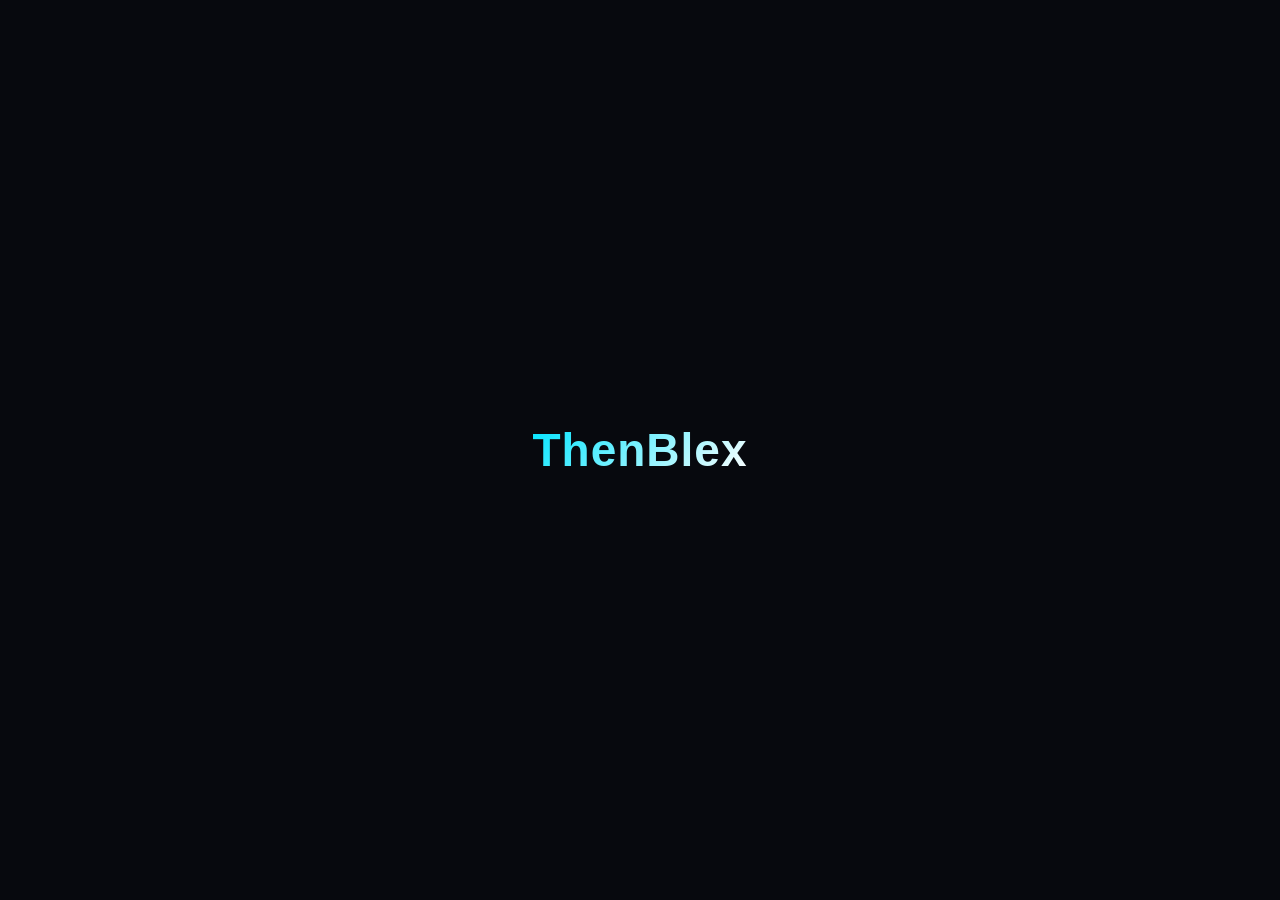
<file: index.html>
<!DOCTYPE html>
<html lang="es">
<head>
  <meta charset="UTF-8">
  <meta name="viewport" content="width=device-width, initial-scale=1.0">
  <title>ThenBlex · Web Launcher</title>
  <link rel="stylesheet" href="style.css">
</head>
<body>

  <!-- ================= PANTALLA DE CARGA ================= -->
  <div id="loader-screen" class="loader-screen">
    <div class="loader-content">
      <h1 class="brand-title" id="brand-title">ThenBlex</h1>
      <div class="progress-container hidden" id="progress-container">
        <div class="progress-bar-bg">
          <div class="progress-bar-fill" id="progress-fill"></div>
        </div>
        <span class="progress-text" id="progress-text">0%</span>
      </div>
    </div>
  </div>

  <!-- ================= SISTEMA DE KEY ================= -->
  <div id="key-screen" class="key-screen hidden">
    <div class="key-window" id="key-window">
      <div class="window-header">
        <div class="window-dots">
          <span class="dot red"></span>
          <span class="dot yellow"></span>
          <span class="dot green"></span>
        </div>
        <span class="window-title-bar">Autenticación</span>
      </div>
      <div class="key-body">
        <h2 class="key-heading">Key System</h2>
        <p class="key-sub">Por favor ingresa tu clave de acceso para continuar.</p>
        
        <div class="input-group-secure">
          <input type="password" id="key-input" placeholder="Ingresa la key..." autocomplete="off">
          <button type="button" id="toggle-eye-btn" class="eye-btn" title="Mostrar/Ocultar Key">
            <svg id="eye-icon" xmlns="http://www.w3.org/2000/svg" width="18" height="18" viewBox="0 0 24 24" fill="none" stroke="currentColor" stroke-width="2" stroke-linecap="round" stroke-linejoin="round"><path d="M1 12s4-8 11-8 11 8 11 8-4 8-11 8-11-8-11-8z"></path><circle cx="12" cy="12" r="3"></circle></svg>
          </button>
        </div>
        
        <p id="error-msg" class="error-msg"></p>

        <button id="verify-btn" class="verify-btn" onclick="verifyKey()">
          <span class="btn-text">Verificar</span>
          <div class="spinner hidden" id="btn-spinner"></div>
        </button>
      </div>
    </div>
  </div>

  <!-- ================= PANEL PRINCIPAL (DASHBOARD) ================= -->
  <div id="main-dashboard" class="dashboard hidden">
    <!-- Navbar superior -->
    <nav class="navbar">
      <div class="nav-brand">ThenBlex</div>
      <div class="nav-links">
        <a href="index.html" class="nav-btn active">Info</a>
        <a href="redes.html" class="nav-btn">Redes</a>
        <a href="panel.html" class="nav-btn">Panel</a>
        <a href="coming.html" class="nav-btn">Coming Soon</a>
      </div>
    </nav>

    <!-- Contenido Principal -->
    <main class="content-container">
      <h1 class="dashboard-title">¿Qué es?</h1>
      <div class="dashboard-description-card">
        <p class="dashboard-text">
          ThenBlex es un programa/script de bots para servidores de MCPE 0.15.10 / Craftsman. Este script está desarrollado por <span class="highlight-dev">ssamut25</span>. El script está en fase de pruebas y consideramos ir mejorándolo a futuro, pero nuestra última versión 2.0.1 cuenta con <strong>AutoChatCode</strong> (esta función permite escanear el chat y poner el código de verificación automáticamente) y también cuenta con <strong>AutoRegister</strong>.
        </p>
        <p class="dashboard-text" style="margin-top: 14px;">
          ThenBlex por el momento será público y gratuito, pero cuando llegue a sus últimas versiones pasará a ser un script de paga, dependiendo de cómo vaya el uso del mismo.
        </p>
      </div>
    </main>

    <!-- Pie de página -->
    <footer class="footer">
      <span class="version-text">Version: 2.0.1</span>
    </footer>
  </div>

  <script>
    window.addEventListener("DOMContentLoaded", () => {
      if (sessionStorage.getItem("authenticated") === "true") {
        document.getElementById("loader-screen").style.display = "none";
        document.getElementById("key-screen").style.display = "none";
        const dashboard = document.getElementById("main-dashboard");
        dashboard.classList.remove("hidden");
        dashboard.classList.add("fade-in-dashboard");
        return;
      }

      const brandTitle = document.getElementById("brand-title");
      const progressContainer = document.getElementById("progress-container");
      const progressFill = document.getElementById("progress-fill");
      const progressText = document.getElementById("progress-text");
      const loaderScreen = document.getElementById("loader-screen");
      const keyScreen = document.getElementById("key-screen");

      // Paso 1: Mostrar título centrado, esperar 1 segundo y subirlo
      setTimeout(() => {
        brandTitle.classList.add("slide-up");
        
        // Paso 2: Revelar la barra de carga abajo exactamente cuando sube el título
        setTimeout(() => {
          progressContainer.classList.remove("hidden");
          
          let progress = 0;
          const interval = setInterval(() => {
            progress += Math.floor(Math.random() * 8) + 3;
            if (progress >= 100) {
              progress = 100;
              clearInterval(interval);

              progressContainer.classList.add("fade-out");
              setTimeout(() => {
                loaderScreen.classList.add("fade-out-screen");
                setTimeout(() => {
                  loaderScreen.style.display = "none";
                  keyScreen.classList.remove("hidden");
                }, 500);
              }, 600);
            }
            progressFill.style.width = progress + "%";
            progressText.innerText = progress + "%";
          }, 40);

        }, 400);

      }, 1000);
    });

    const keyInput = document.getElementById("key-input");
    const toggleEyeBtn = document.getElementById("toggle-eye-btn");
    const eyeIcon = document.getElementById("eye-icon");

    toggleEyeBtn.addEventListener("click", () => {
      if (keyInput.type === "password") {
        keyInput.type = "text";
        eyeIcon.innerHTML = '<path d="M17.94 17.94A10.07 10.07 0 0 1 12 20c-7 0-11-8-11-8a18.45 18.45 0 0 1 5.06-5.94M9.9 4.24A9.12 9.12 0 0 1 12 4c7 0 11 8 11 8a18.5 18.5 0 0 1-2.16 3.19m-6.72-1.07a3 3 0 1 1-4.24-4.24"></path><line x1="1" y1="1" x2="23" y2="23"></line>';
      } else {
        keyInput.type = "password";
        eyeIcon.innerHTML = '<path d="M1 12s4-8 11-8 11 8 11 8-4 8-11 8-11-8-11-8z"></path><circle cx="12" cy="12" r="3"></circle>';
      }
    });

    function verifyKey() {
      const inputVal = keyInput.value.trim();
      const errorMsg = document.getElementById("error-msg");
      const verifyBtn = document.getElementById("verify-btn");
      const btnText = verifyBtn.querySelector(".btn-text");
      const spinner = document.getElementById("btn-spinner");
      const keyWindow = document.getElementById("key-window");

      if (inputVal !== "ssamut25") {
        errorMsg.innerText = "Key incorrecta. Inténtalo de nuevo.";
        keyInput.classList.add("shake");
        setTimeout(() => keyInput.classList.remove("shake"), 400);
        return;
      }

      errorMsg.innerText = "";
      btnText.style.display = "none";
      spinner.classList.remove("hidden");
      verifyBtn.disabled = true;

      sessionStorage.setItem("authenticated", "true");

      setTimeout(() => {
        keyWindow.classList.add("windows-minimize");
        setTimeout(() => {
          document.getElementById("key-screen").style.display = "none";
          const dashboard = document.getElementById("main-dashboard");
          dashboard.classList.remove("hidden");
          dashboard.classList.add("fade-in-dashboard");
        }, 600);
      }, 2000);
    }
  </script>
</body>
</html>
</file>
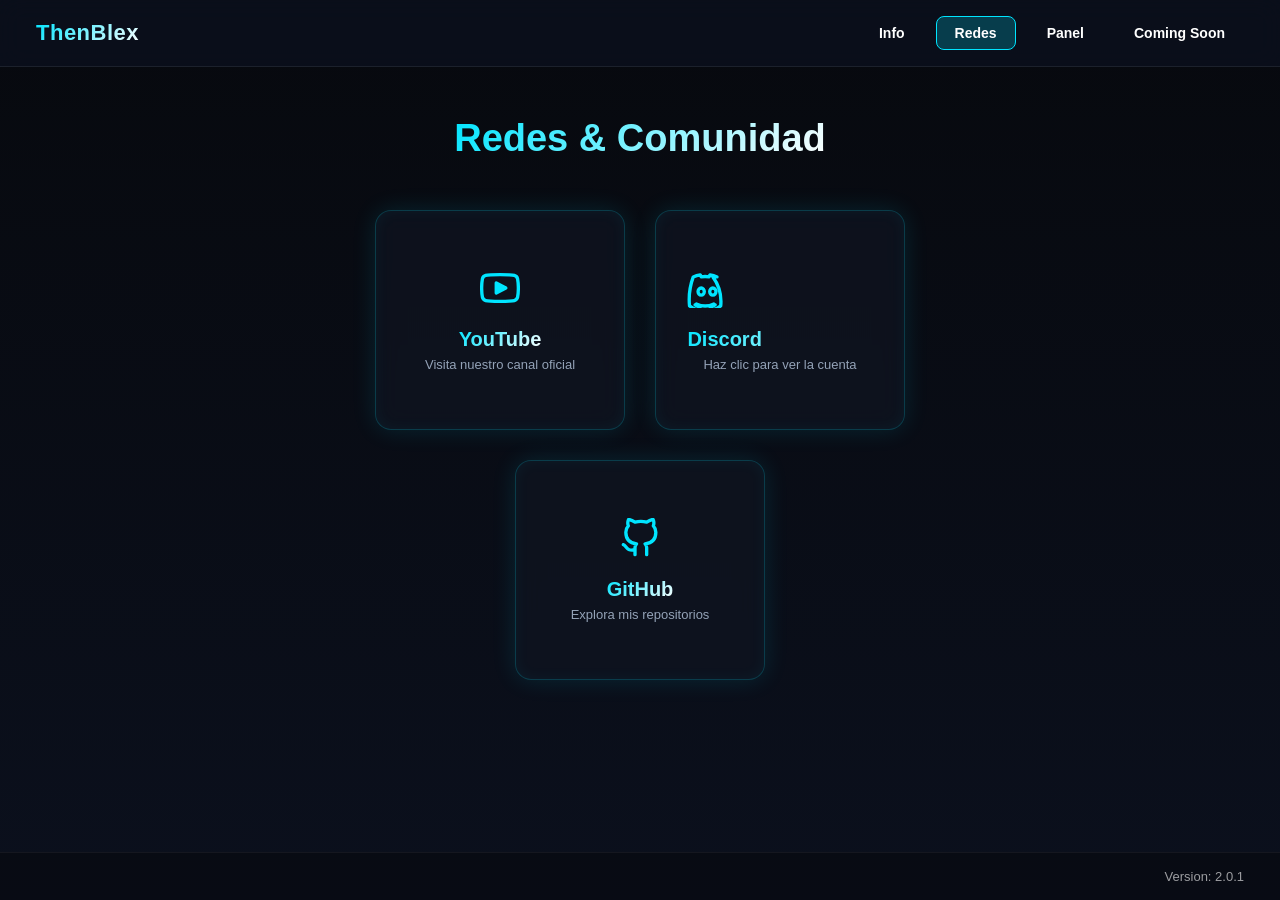
<file: redes.html>
<!DOCTYPE html>
<html lang="es">
<head>
  <meta charset="UTF-8">
  <meta name="viewport" content="width=device-width, initial-scale=1.0">
  <title>ThenBlex · Redes</title>
  <link rel="stylesheet" href="style.css">
  <link rel="stylesheet" href="redes.css">
</head>
<body>

  <div class="dashboard fade-in-dashboard">
    <!-- Navbar superior -->
    <nav class="navbar">
      <div class="nav-brand">ThenBlex</div>
      <div class="nav-links">
        <a href="index.html" class="nav-btn">Info</a>
        <a href="redes.html" class="nav-btn active">Redes</a>
        <a href="panel.html" class="nav-btn">Panel</a>
        <a href="coming.html" class="nav-btn">Coming Soon</a>
      </div>
    </nav>

    <!-- Contenido Principal Redes -->
    <main class="content-container redes-container">
      <h1 class="dashboard-title">Redes & Comunidad</h1>
      
      <div class="cards-grid">
        <!-- YouTube Card -->
        <a href="https://www.youtube.com/@xGhost-0.15" target="_blank" class="social-card">
          <div class="card-glow"></div>
          <div class="social-icon">
            <svg xmlns="http://www.w3.org/2000/svg" width="40" height="40" viewBox="0 0 24 24" fill="none" stroke="#00E5FF" stroke-width="2" stroke-linecap="round" stroke-linejoin="round"><path d="M22.54 6.42a2.78 2.78 0 0 0-1.95-1.96C18.88 4 12 4 12 4s-6.88 0-8.59.46a2.78 2.78 0 0 0-1.95 1.96A29 29 0 0 0 1 12a29 29 0 0 0 .46 5.58 2.78 2.78 0 0 0 1.95 1.96C5.12 20 12 20 12 20s6.88 0 8.59-.46a2.78 2.78 0 0 0 1.95-1.96A29 29 0 0 0 23 12a29 29 0 0 0-.46-5.58z"></path><polygon points="9.75 15.02 15.5 12 9.75 8.98 9.75 15.02" fill="#00E5FF"></polygon></svg>
          </div>
          <h3 class="card-title">YouTube</h3>
          <p class="card-subtitle">Visita nuestro canal oficial</p>
        </a>

        <!-- Discord Card (Interactiva) -->
        <div class="social-card" id="discord-card" onclick="revealDiscord()">
          <div class="card-glow"></div>
          <div id="discord-content-initial">
            <div class="social-icon">
              <svg xmlns="http://www.w3.org/2000/svg" width="40" height="40" viewBox="0 0 24 24" fill="none" stroke="#00E5FF" stroke-width="2" stroke-linecap="round" stroke-linejoin="round"><path d="M18 5.34c-1.3-.59-2.7-1.02-4.18-1.25-.2.35-.43.82-.59 1.2-1.57-.24-3.13-.24-4.7 0-.17-.38-.4-.85-.6-1.2-1.48.23-2.88.66-4.18 1.25C1.6 11.23.95 17.02 1.51 22.75c1.78 1.3 3.5 2.1 5.18 2.62.42-.58.79-1.2 1.11-1.85-1.02-.38-2-.84-2.92-1.39.25-.18.5-.37.74-.57 3.42 1.58 7.12 1.58 10.5 0 .24.2.49.39.74.57-.92.55-1.9 1.01-2.92 1.39.32.65.69 1.27 1.11 1.85 1.68-.52 3.4-1.32 5.18-2.62.66-6.72-1.05-12.51-4.67-17.41zM8.5 16.25c-1.03 0-1.88-.95-1.88-2.12s.85-2.12 1.88-2.12c1.04 0 1.89.96 1.89 2.12 0 1.17-.85 2.12-1.89 2.12zm7 0c-1.03 0-1.88-.95-1.88-2.12s.85-2.12 1.88-2.12c1.04 0 1.89.96 1.89 2.12 0 1.17-.85 2.12-1.89 2.12z"></path></svg>
            </div>
            <h3 class="card-title">Discord</h3>
            <p class="card-subtitle">Haz clic para ver la cuenta</p>
          </div>
          <div id="discord-content-revealed" class="hidden">
            <h4 class="dc-label">DC Nick</h4>
            <p class="dc-username">gxzs</p>
          </div>
        </div>

        <!-- GitHub Card -->
        <a href="https://github.com/ssamut25" target="_blank" class="social-card">
          <div class="card-glow"></div>
          <div class="social-icon">
            <svg xmlns="http://www.w3.org/2000/svg" width="40" height="40" viewBox="0 0 24 24" fill="none" stroke="#00E5FF" stroke-width="2" stroke-linecap="round" stroke-linejoin="round"><path d="M9 19c-5 1.5-5-2.5-7-3m14 6v-3.87a3.37 3.37 0 0 0-.94-2.61c3.14-.35 6.44-1.54 6.44-7A5.44 5.44 0 0 0 20 4.77 5.07 5.07 0 0 0 19.91 1S18.73.65 16 2.48a13.38 13.38 0 0 0-7 0C6.27.65 5.09 1 5.09 1A5.07 5.07 0 0 0 5 4.77a5.44 5.44 0 0 0-1.5 3.78c0 5.42 3.3 6.61 6.44 7A3.37 3.37 0 0 0 9 18.13V22"></path></svg>
          </div>
          <h3 class="card-title">GitHub</h3>
          <p class="card-subtitle">Explora mis repositorios</p>
        </a>
      </div>
    </main>

    <!-- Pie de página -->
    <footer class="footer">
      <span class="version-text">Version: 2.0.1</span>
    </footer>
  </div>

  <script>
    function revealDiscord() {
      document.getElementById("discord-content-initial").classList.add("hidden");
      document.getElementById("discord-content-revealed").classList.remove("hidden");
    }
  </script>
</body>
</html>
</file>
<file: style.css>
* {
  box-sizing: border-box;
  margin: 0;
  padding: 0;
  font-family: 'Segoe UI', Tahoma, Geneva, Verdana, sans-serif;
  cursor: url('arrow.cur'), auto !important;
}

button, a, input, .eye-btn, .nav-btn, .verify-btn {
  cursor: url('hand.cur'), pointer !important;
}

body {
  background-color: #07090E;
  color: #F4F4F5;
  height: 100vh;
  overflow: hidden;
  display: flex;
  justify-content: center;
  align-items: center;
}

.loader-screen {
  position: fixed;
  top: 0;
  left: 0;
  width: 100%;
  height: 100%;
  background-color: #07090E;
  display: flex;
  justify-content: center;
  align-items: center;
  z-index: 100;
  transition: opacity 0.5s ease;
}

.loader-content {
  display: flex;
  flex-direction: column;
  align-items: center;
  text-align: center;
  position: relative;
  width: 100%;
}

.brand-title {
  font-size: 46px;
  font-weight: 800;
  background: linear-gradient(135deg, #00E5FF 0%, #FFFFFF 100%);
  -webkit-background-clip: text;
  -webkit-text-fill-color: transparent;
  transition: all 0.8s cubic-bezier(0.16, 1, 0.3, 1);
  position: absolute;
  top: 50%;
  left: 50%;
  transform: translate(-50%, -50%);
  letter-spacing: 1px;
}

.brand-title.slide-up {
  transform: translate(-50%, -120px) scale(0.75);
}

.progress-container {
  display: flex;
  flex-direction: column;
  align-items: center;
  position: absolute;
  top: 50%;
  left: 50%;
  transform: translate(-50%, -20px);
  opacity: 1;
  transition: opacity 0.5s ease;
}

.progress-container.fade-out {
  opacity: 0;
}

.progress-bar-bg {
  width: 260px;
  height: 12px;
  background-color: #0F1420;
  border: 1px solid #1E293B;
  border-radius: 999px;
  overflow: hidden;
  padding: 2px;
  box-shadow: 0 0 15px rgba(0, 229, 255, 0.15);
}

.progress-bar-fill {
  height: 100%;
  width: 0%;
  background: linear-gradient(90deg, #0284C7, #00E5FF);
  border-radius: 999px;
  transition: width 0.1s linear;
}

.progress-text {
  margin-top: 10px;
  font-size: 13px;
  color: #FFFFFF;
  font-weight: 600;
  letter-spacing: 0.5px;
}

.fade-out-screen {
  opacity: 0;
  pointer-events: none;
}

.hidden {
  display: none !important;
}

.key-screen {
  position: fixed;
  top: 0;
  left: 0;
  width: 100%;
  height: 100%;
  background-color: rgba(7, 9, 14, 0.88);
  backdrop-filter: blur(10px);
  display: flex;
  justify-content: center;
  align-items: center;
  z-index: 50;
}

.key-window {
  background-color: #0F1420;
  border: 1px solid #1E293B;
  border-radius: 14px;
  width: 380px;
  box-shadow: 0 15px 35px rgba(0, 0, 0, 0.8);
  overflow: hidden;
  transform: scale(1);
  transition: transform 0.6s cubic-bezier(0.25, 1, 0.5, 1), opacity 0.6s ease;
}

.window-header {
  background-color: #161D2F;
  padding: 10px 14px;
  display: flex;
  align-items: center;
  border-bottom: 1px solid #1E293B;
}

.window-dots {
  display: flex;
  gap: 6px;
}

.dot {
  width: 10px;
  height: 10px;
  border-radius: 50%;
}
.dot.red { background-color: #EF4444; }
.dot.yellow { background-color: #F59E0B; }
.dot.green { background-color: #22C55E; }

.window-title-bar {
  margin-left: 12px;
  font-size: 12px;
  color: #94A3B8;
  font-weight: 600;
}

.key-body {
  padding: 26px;
}

.key-heading {
  font-size: 22px;
  font-weight: bold;
  background: linear-gradient(135deg, #00E5FF 0%, #FFFFFF 100%);
  -webkit-background-clip: text;
  -webkit-text-fill-color: transparent;
  margin-bottom: 6px;
}

.key-sub {
  font-size: 13px;
  color: #94A3B8;
  margin-bottom: 20px;
}

.input-group-secure {
  position: relative;
  display: flex;
  align-items: center;
  margin-bottom: 8px;
}

.input-group-secure input {
  width: 100%;
  padding: 11px 40px 11px 12px;
  border-radius: 9px;
  border: 1px solid #1E293B;
  background-color: #161D2F;
  color: #FFF;
  font-size: 14px;
  outline: none;
  transition: border-color 0.2s;
}

.input-group-secure input:focus {
  border-color: #00E5FF;
}

.eye-btn {
  position: absolute;
  right: 10px;
  background: transparent;
  border: none;
  color: #94A3B8;
  display: flex;
  align-items: center;
  justify-content: center;
  padding: 4px;
  border-radius: 4px;
  transition: color 0.2s;
}

.eye-btn:hover {
  color: #FFFFFF;
}

.error-msg {
  font-size: 12px;
  color: #EF4444;
  margin-bottom: 14px;
  height: 14px;
}

.verify-btn {
  position: relative;
  width: 100%;
  padding: 12px;
  border: none;
  border-radius: 9px;
  background-color: #22C55E;
  color: white;
  font-weight: bold;
  font-size: 14px;
  overflow: hidden;
  transition: transform 0.25s ease, background-color 0.2s ease, box-shadow 0.2s ease;
  display: flex;
  justify-content: center;
  align-items: center;
}

.verify-btn::after {
  content: '';
  position: absolute;
  top: -50%;
  left: -50%;
  width: 200%;
  height: 200%;
  background: linear-gradient(
    to right,
    rgba(255, 255, 255, 0) 0%,
    rgba(255, 255, 255, 0.3) 50%,
    rgba(255, 255, 255, 0) 100%
  );
  transform: rotate(30deg) translateX(-100%);
  transition: transform 0.6s ease-in-out;
}

.verify-btn:hover {
  transform: scale(1.03);
  background-color: #16A34A;
  box-shadow: 0 4px 15px rgba(34, 197, 94, 0.35);
}

.verify-btn:hover::after {
  transform: rotate(30deg) translateX(100%);
}

.spinner {
  width: 18px;
  height: 18px;
  border: 3px solid rgba(255, 255, 255, 0.3);
  border-top-color: #ffffff;
  border-radius: 50%;
  animation: spin 0.7s linear infinite;
}

@keyframes spin {
  to { transform: rotate(360deg); }
}

.shake {
  animation: shake 0.4s ease;
  border-color: #EF4444 !important;
}

@keyframes shake {
  0%, 100% { transform: translateX(0); }
  25% { transform: translateX(-6px); }
  75% { transform: translateX(6px); }
}

.windows-minimize {
  transform: scale(0.1) translateY(400px);
  opacity: 0;
}

.dashboard {
  position: fixed;
  top: 0;
  left: 0;
  width: 100%;
  height: 100%;
  background: linear-gradient(180deg, #07090E 0%, #0B101D 100%);
  display: flex;
  flex-direction: column;
  justify-content: space-between;
  opacity: 0;
  transition: opacity 0.6s ease;
}

.fade-in-dashboard {
  opacity: 1;
}

.navbar {
  display: flex;
  justify-content: space-between;
  align-items: center;
  padding: 16px 36px;
  background-color: rgba(11, 16, 29, 0.85);
  backdrop-filter: blur(12px);
  border-bottom: 1px solid rgba(255, 255, 255, 0.08);
}

.nav-brand {
  font-size: 22px;
  font-weight: 800;
  background: linear-gradient(135deg, #00E5FF 0%, #FFFFFF 100%);
  -webkit-background-clip: text;
  -webkit-text-fill-color: transparent;
  letter-spacing: 0.5px;
}

.nav-links {
  display: flex;
  gap: 12px;
}

.nav-btn {
  position: relative;
  text-decoration: none;
  color: #FFFFFF; /* Blanco brillante */
  font-size: 14px;
  font-weight: 600;
  padding: 8px 18px;
  border-radius: 8px;
  overflow: hidden;
  background-color: transparent;
  border: 1px solid transparent;
  transition: transform 0.25s ease, color 0.2s ease, background-color 0.2s ease, border-color 0.2s ease;
  display: inline-block;
}

.nav-btn::after {
  content: '';
  position: absolute;
  top: -50%;
  left: -50%;
  width: 200%;
  height: 200%;
  background: linear-gradient(
    to right,
    rgba(255, 255, 255, 0) 0%,
    rgba(255, 255, 255, 0.3) 50%,
    rgba(255, 255, 255, 0) 100%
  );
  transform: rotate(30deg) translateX(-100%);
  transition: transform 0.6s ease-in-out;
}

.nav-btn:hover {
  background-color: rgba(0, 229, 255, 0.15);
  border-color: rgba(0, 229, 255, 0.4);
  transform: scale(1.05);
}

.nav-btn:hover::after {
  transform: rotate(30deg) translateX(100%);
}

.nav-btn.active {
  background-color: rgba(0, 229, 255, 0.22);
  border-color: #00E5FF;
}

.content-container {
  flex: 1;
  max-width: 850px;
  width: 100%;
  margin: 0 auto;
  padding: 50px 24px;
  display: flex;
  flex-direction: column;
  align-items: flex-start;
}

.dashboard-title {
  font-size: 38px;
  font-weight: 800;
  background: linear-gradient(135deg, #00E5FF 0%, #FFFFFF 100%);
  -webkit-background-clip: text;
  -webkit-text-fill-color: transparent;
  margin-bottom: 20px;
  text-align: left;
}

.dashboard-description-card {
  width: 100%;
  background: rgba(15, 20, 32, 0.7);
  backdrop-filter: blur(10px);
  padding: 28px;
  border-radius: 14px;
  border: 1px solid rgba(255, 255, 255, 0.08);
  box-shadow: 0 10px 30px rgba(0, 0, 0, 0.4);
}

.dashboard-text {
  font-size: 15px;
  line-height: 1.7;
  color: #E2E8F0;
}

.highlight-dev {
  color: #00E5FF;
  font-weight: 800;
  font-family: 'Segoe UI', Tahoma, Geneva, Verdana, sans-serif;
  letter-spacing: 0.5px;
}

.footer {
  padding: 16px 36px;
  display: flex;
  justify-content: flex-end;
  background-color: rgba(7, 9, 14, 0.6);
  border-top: 1px solid rgba(255, 255, 255, 0.05);
}

.version-text {
  font-size: 13px;
  color: rgba(255, 255, 255, 0.6);
  font-weight: 300;
}
</file>
<file: redes.css>
.redes-container {
  align-items: center !important;
}

.cards-grid {
  display: flex;
  gap: 30px;
  width: 100%;
  justify-content: center;
  margin-top: 30px;
  flex-wrap: wrap;
}

/* Tarjetas grandes con sombra/brillo difuminado alrededor */
.social-card {
  position: relative;
  width: 250px;
  height: 220px;
  background: rgba(15, 20, 32, 0.75);
  backdrop-filter: blur(12px);
  border: 1px solid rgba(0, 229, 255, 0.2);
  border-radius: 16px;
  display: flex;
  flex-direction: column;
  align-items: center;
  justify-content: center;
  text-decoration: none;
  color: #FFFFFF;
  box-shadow: 0 0 25px rgba(0, 229, 255, 0.12), inset 0 0 15px rgba(0, 229, 255, 0.05);
  overflow: hidden;
  transition: transform 0.3s ease, box-shadow 0.3s ease, border-color 0.3s ease;
}

/* Efecto brillo espejo al pasar el mouse */
.social-card::after {
  content: '';
  position: absolute;
  top: -50%;
  left: -50%;
  width: 200%;
  height: 200%;
  background: linear-gradient(
    to right,
    rgba(255, 255, 255, 0) 0%,
    rgba(255, 255, 255, 0.2) 50%,
    rgba(255, 255, 255, 0) 100%
  );
  transform: rotate(30deg) translateX(-100%);
  transition: transform 0.6s ease-in-out;
}

.social-card:hover {
  transform: translateY(-8px) scale(1.03);
  border-color: #00E5FF;
  box-shadow: 0 0 35px rgba(0, 229, 255, 0.3), inset 0 0 20px rgba(0, 229, 255, 0.1);
}

.social-card:hover::after {
  transform: rotate(30deg) translateX(100%);
}

.social-icon {
  margin-bottom: 16px;
}

.card-title {
  font-size: 20px;
  font-weight: 700;
  margin-bottom: 6px;
  background: linear-gradient(135deg, #00E5FF 0%, #FFFFFF 100%);
  -webkit-background-clip: text;
  -webkit-text-fill-color: transparent;
}

.card-subtitle {
  font-size: 13px;
  color: #94A3B8;
  text-align: center;
  padding: 0 16px;
}

/* Discord revelado */
.dc-label {
  font-size: 14px;
  color: #94A3B8;
  margin-bottom: 6px;
  font-weight: 600;
}

.dc-username {
  font-size: 22px;
  font-weight: 800;
  color: #FFFFFF;
  text-shadow: 0 0 10px rgba(0, 229, 255, 0.5);
  letter-spacing: 0.5px;
}
</file>
